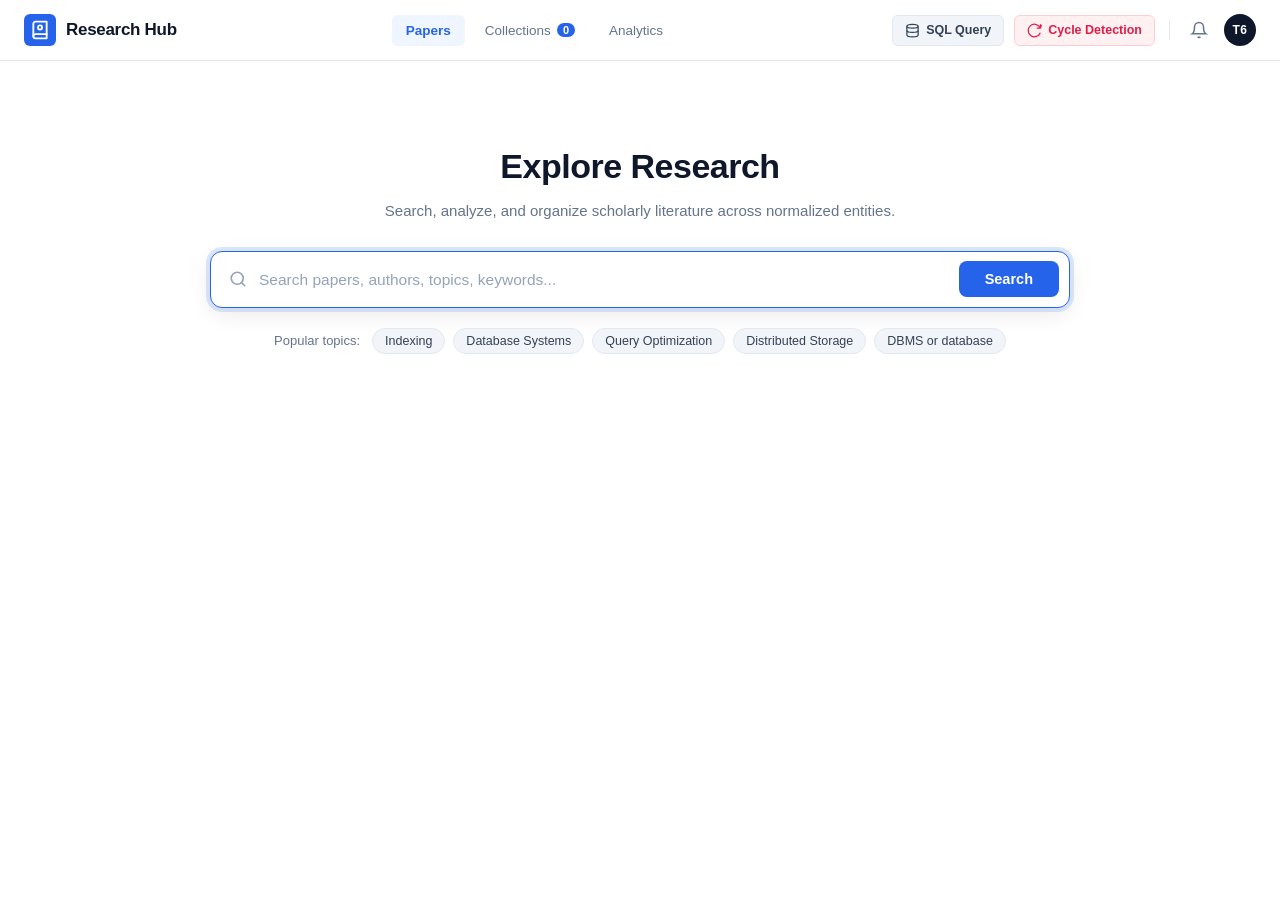
<file: static/index.html>
<!DOCTYPE html>
<html lang="en">
<head>
    <meta charset="UTF-8">
    <meta name="viewport" content="width=device-width, initial-scale=1.0">
    <title>Research Hub — Scholarly Discovery & Citation Graph Engine</title>
    <meta name="description" content="A modern academic research discovery platform and database management system.">
    <link rel="stylesheet" href="/static/style.css">
</head>
<body>
    <div class="app-wrapper mode-home">
        <!-- 1. TOP NAVIGATION BAR -->
        <header class="navbar">
            <div class="nav-container">
                <!-- Left: Logo & Product Name -->
                <div class="nav-left">
                    <a href="javascript:void(0)" onclick="goToHomePage()" class="brand-link" id="brandLink">
                        <div class="brand-icon">
                            <svg width="20" height="20" viewBox="0 0 24 24" fill="none" stroke="currentColor" stroke-width="2.2" stroke-linecap="round" stroke-linejoin="round">
                                <path d="M4 19.5A2.5 2.5 0 0 1 6.5 17H20"></path>
                                <path d="M6.5 2H20v20H6.5A2.5 2.5 0 0 1 4 19.5v-15A2.5 2.5 0 0 1 6.5 2z"></path>
                                <circle cx="12" cy="9" r="2.5"></circle>
                            </svg>
                        </div>
                        <span class="brand-name">Research Hub</span>
                    </a>
                </div>

                <!-- Center: Navigation Tabs -->
                <nav class="nav-center">
                    <button class="nav-tab active" data-view="papers" id="btnNavPapers" onclick="goToHomePage()">Papers</button>
                    <button class="nav-tab" data-view="collections" id="btnNavCollections">
                        Collections <span class="nav-badge" id="collectionsCount">0</span>
                    </button>
                    <button class="nav-tab" data-view="analytics" id="btnNavAnalytics">Analytics</button>
                </nav>

                <!-- Right: Utility Actions & Avatar -->
                <div class="nav-right">
                    <button class="btn-nav-action btn-sql" id="btnOpenSqlModal" title="Execute or inspect PostgreSQL queries">
                        <svg width="15" height="15" viewBox="0 0 24 24" fill="none" stroke="currentColor" stroke-width="2">
                            <ellipse cx="12" cy="5" rx="9" ry="3"></ellipse>
                            <path d="M21 12c0 1.66-4 3-9 3s-9-1.34-9-3"></path>
                            <path d="M3 5v14c0 1.66 4 3 9 3s9-1.34 9-3V5"></path>
                        </svg>
                        SQL Query
                    </button>
                    <button class="btn-nav-action btn-cycle" id="btnOpenCycleModal" title="Run cycle detection graph analysis">
                        <svg width="15" height="15" viewBox="0 0 24 24" fill="none" stroke="currentColor" stroke-width="2">
                            <path d="M21.5 2v6h-6M21.34 15.57a10 10 0 1 1-.57-8.38l5.67-5.67"/>
                        </svg>
                        Cycle Detection
                    </button>
                    <div class="nav-divider"></div>
                    <button class="icon-action-btn" title="Notifications">
                        <svg width="18" height="18" viewBox="0 0 24 24" fill="none" stroke="currentColor" stroke-width="2">
                            <path d="M18 8A6 6 0 0 0 6 8c0 7-3 9-3 9h18s-3-2-3-9"></path>
                            <path d="M13.73 21a2 2 0 0 1-3.46 0"></path>
                        </svg>
                    </button>
                    <div class="user-avatar-badge" title="DBMS Team 6 (PostgreSQL 18)">
                        <span>T6</span>
                    </div>
                </div>
            </div>
        </header>

        <!-- 2. SEARCH HEADER (Compact Dashboard Style) -->
        <section class="search-header-section">
            <div class="search-header-container">
                <div class="search-title-wrap">
                    <h1 class="search-heading">Explore Research</h1>
                    <p class="search-subheading">Search, analyze, and organize scholarly literature across normalized entities.</p>
                </div>

                <!-- Main Search Bar -->
                <form id="searchForm" class="search-bar-form" onsubmit="handleSearchSubmit(event)">
                    <div class="search-input-wrapper">
                        <span class="search-prefix-icon">
                            <svg width="18" height="18" viewBox="0 0 24 24" fill="none" stroke="currentColor" stroke-width="2.2" stroke-linecap="round" stroke-linejoin="round">
                                <circle cx="11" cy="11" r="8"></circle>
                                <line x1="21" y1="21" x2="16.65" y2="16.65"></line>
                            </svg>
                        </span>
                        <input 
                            type="text" 
                            id="globalSearchInput" 
                            class="main-search-input" 
                            placeholder="Search papers, authors, topics, keywords..."
                            autocomplete="off"
                            autofocus
                        >
                        <button type="button" id="btnClearInput" class="btn-clear-search" style="display: none;">&times;</button>
                        <button type="submit" class="btn-search-primary">Search</button>
                    </div>
                </form>

                <!-- Suggested Quick Searches -->
                <div class="suggested-tags-row">
                    <span class="suggested-label">Popular topics:</span>
                    <button class="tag-chip" onclick="applyTagSearch('Indexing')">Indexing</button>
                    <button class="tag-chip" onclick="applyTagSearch('Database Systems')">Database Systems</button>
                    <button class="tag-chip" onclick="applyTagSearch('Query Optimization')">Query Optimization</button>
                    <button class="tag-chip" onclick="applyTagSearch('Distributed Storage')">Distributed Storage</button>
                    <button class="tag-chip" onclick="applyTagSearch('DBMS or database')">DBMS or database</button>
                </div>
            </div>
        </section>

        <!-- 3. MAIN CONTENT AREA (Two-Column Layout) -->
        <main class="main-body-container" id="mainBodyContainer" style="display: none;">
            <div class="content-grid">
                
                <!-- LEFT SIDEBAR: Filters Panel -->
                <aside class="filters-sidebar">
                    <div class="filters-card">
                        <div class="filters-header">
                            <div class="filters-title-group">
                                <svg width="16" height="16" viewBox="0 0 24 24" fill="none" stroke="currentColor" stroke-width="2">
                                    <line x1="4" y1="21" x2="4" y2="14"></line>
                                    <line x1="4" y1="10" x2="4" y2="3"></line>
                                    <line x1="12" y1="21" x2="12" y2="12"></line>
                                    <line x1="12" y1="8" x2="12" y2="3"></line>
                                    <line x1="20" y1="21" x2="20" y2="16"></line>
                                    <line x1="20" y1="12" x2="20" y2="3"></line>
                                    <line x1="1" y1="14" x2="7" y2="14"></line>
                                    <line x1="9" y1="8" x2="15" y2="8"></line>
                                    <line x1="17" y1="16" x2="23" y2="16"></line>
                                </svg>
                                <h2>Filters</h2>
                            </div>
                            <button id="btnResetFilters" class="btn-clear-filters" onclick="resetAllFilters()">Reset</button>
                        </div>

                        <!-- Filter Group 1: Publication Year -->
                        <div class="filter-group">
                            <div class="filter-group-title">Publication Year</div>
                            <label class="filter-radio-label">
                                <input type="radio" name="yearFilter" value="all" checked onchange="handleFilterChange()">
                                <span>Any year</span>
                            </label>
                            <label class="filter-radio-label">
                                <input type="radio" name="yearFilter" value="2025" onchange="handleFilterChange()">
                                <span>Since 2025</span>
                            </label>
                            <label class="filter-radio-label">
                                <input type="radio" name="yearFilter" value="2020" onchange="handleFilterChange()">
                                <span>Since 2020</span>
                            </label>
                            <label class="filter-radio-label">
                                <input type="radio" name="yearFilter" value="2010" onchange="handleFilterChange()">
                                <span>Since 2010</span>
                            </label>
                            <label class="filter-radio-label">
                                <input type="radio" name="yearFilter" value="2000" onchange="handleFilterChange()">
                                <span>Since 2000</span>
                            </label>
                        </div>

                        <!-- Filter Group 2: Content Type -->
                        <div class="filter-group">
                            <div class="filter-group-title">Content Type</div>
                            <label class="filter-check-label">
                                <input type="checkbox" class="type-filter" value="journal" checked onchange="handleFilterChange()">
                                <span>Journal</span>
                            </label>
                            <label class="filter-check-label">
                                <input type="checkbox" class="type-filter" value="conference" checked onchange="handleFilterChange()">
                                <span>Conference</span>
                            </label>
                            <label class="filter-check-label">
                                <input type="checkbox" class="type-filter" value="book" checked onchange="handleFilterChange()">
                                <span>Book / Reference</span>
                            </label>
                            <label class="filter-check-label">
                                <input type="checkbox" class="type-filter" value="preprint" checked onchange="handleFilterChange()">
                                <span>Preprint</span>
                            </label>
                        </div>

                        <!-- Filter Group 3: Availability -->
                        <div class="filter-group">
                            <div class="filter-group-title">Availability</div>
                            <label class="filter-check-label">
                                <input type="checkbox" id="chkLocalPdf" checked onchange="handleFilterChange()">
                                <span>Local PDF (disk)</span>
                            </label>
                            <label class="filter-check-label">
                                <input type="checkbox" id="chkExternalScholar" checked onchange="handleFilterChange()">
                                <span>Scholar Source</span>
                            </label>
                        </div>

                        <!-- Filter Group 4: Research Area -->
                        <div class="filter-group">
                            <div class="filter-group-title">Research Area</div>
                            <label class="filter-check-label">
                                <input type="checkbox" class="area-filter" value="database" checked onchange="handleFilterChange()">
                                <span>Databases</span>
                            </label>
                            <label class="filter-check-label">
                                <input type="checkbox" class="area-filter" value="distributed" checked onchange="handleFilterChange()">
                                <span>Distributed Systems</span>
                            </label>
                            <label class="filter-check-label">
                                <input type="checkbox" class="area-filter" value="retrieval" checked onchange="handleFilterChange()">
                                <span>Information Retrieval</span>
                            </label>
                            <label class="filter-check-label">
                                <input type="checkbox" class="area-filter" value="graph" checked onchange="handleFilterChange()">
                                <span>Graph & Semantics</span>
                            </label>
                        </div>

                        <button class="btn-clear-all-bottom" onclick="resetAllFilters()">Clear all filters</button>
                    </div>
                </aside>

                <!-- RIGHT COLUMN: Results Area -->
                <section class="results-area">
                    <!-- Results Bar: Count & Sorting -->
                    <div class="results-meta-bar">
                        <div class="results-heading-box">
                            <h2 class="results-main-title">Search results</h2>
                            <span class="results-count-text"><strong id="resultsCount">18</strong> papers found</span>
                        </div>
                        <div class="results-controls">
                            <label for="sortSelector" class="sort-label">Sort by:</label>
                            <div class="select-wrapper">
                                <select id="sortSelector" class="sort-dropdown" onchange="handleSortChange(this.value)">
                                    <option value="citations">Most Cited</option>
                                    <option value="year_desc">Newest Year</option>
                                    <option value="year_asc">Oldest Year</option>
                                    <option value="relevance">Relevance</option>
                                </select>
                            </div>
                        </div>
                    </div>

                    <!-- Loading Skeleton (Hidden by default) -->
                    <div id="loadingSkeleton" class="skeleton-container" style="display: none;">
                        <div class="skeleton-card"></div>
                        <div class="skeleton-card"></div>
                        <div class="skeleton-card"></div>
                    </div>

                    <!-- Paper Cards Container -->
                    <div id="papersList" class="papers-list-container">
                        <!-- Rendered via JavaScript -->
                    </div>

                    <!-- Empty State Container -->
                    <div id="emptyState" class="empty-state-card" style="display: none;">
                        <div class="empty-state-icon">
                            <svg width="48" height="48" viewBox="0 0 24 24" fill="none" stroke="#94a3b8" stroke-width="1.5">
                                <circle cx="11" cy="11" r="8"></circle>
                                <line x1="21" y1="21" x2="16.65" y2="16.65"></line>
                                <line x1="8" y1="11" x2="14" y2="11"></line>
                            </svg>
                        </div>
                        <h3 class="empty-title">No research papers found</h3>
                        <p class="empty-subtitle">Try adjusting your keywords, resetting year filters, or searching for terms like "DBMS", "optimization", or "Google".</p>
                        <button class="btn-empty-reset" onclick="resetSearch()">View All Papers</button>
                    </div>
                </section>

            </div>
        </main>
    </div>

    <!-- ================================================================= -->
    <!-- MODAL A: SQL QUERY INTERFACE                                      -->
    <!-- ================================================================= -->
    <div id="sqlModal" class="modal-backdrop" style="display: none;">
        <div class="modal-dialog modal-lg">
            <div class="modal-header">
                <div class="modal-title-wrap">
                    <span class="badge-accent">PostgreSQL 18</span>
                    <h3 class="modal-title">Relational SQL Execution</h3>
                </div>
                <button class="modal-close-btn" onclick="closeModal('sqlModal')">&times;</button>
            </div>
            <div class="modal-body">
                <p class="modal-note">
                    The active query generated for your search or custom execution. Runs against the normalized schema (Paper, Author, Venue, Keyword, Dataset, Methodology, Citation).
                </p>
                <div class="sql-code-editor-box">
                    <div class="editor-bar">
                        <span class="editor-file-label">active_query.sql</span>
                        <button class="btn-copy-code" id="btnCopySqlModal" onclick="copySqlCode()">Copy Query</button>
                    </div>
                    <pre><code id="sqlModalCodeBlock">-- Loading SQL...</code></pre>
                </div>
            </div>
            <div class="modal-footer">
                <span class="engine-badge">Engine: PostgreSQL 18 &bull; research_db</span>
                <button class="btn-modal-primary" onclick="closeModal('sqlModal')">Close</button>
            </div>
        </div>
    </div>

    <!-- ================================================================= -->
    <!-- MODAL B: CYCLE DETECTION GRAPH ANALYSIS                           -->
    <!-- ================================================================= -->
    <div id="cycleModal" class="modal-backdrop" style="display: none;">
        <div class="modal-dialog">
            <div class="modal-header">
                <div class="modal-title-wrap">
                    <span class="badge-danger">Viva Demonstration</span>
                    <h3 class="modal-title">Circular Citation Dependencies</h3>
                </div>
                <button class="modal-close-btn" onclick="closeModal('cycleModal')">&times;</button>
            </div>
            <div class="modal-body">
                <div class="callout-box">
                    <strong>Graph Integrity Query:</strong> Executes an array-guarded recursive CTE to detect citation loops ($A \rightarrow B \rightarrow C \rightarrow A$) planted in the query optimization research corpus.
                </div>
                <div id="cycleResultsList" class="cycle-nodes-wrap">
                    <!-- Dynamic cycle results -->
                </div>
                <div class="sql-code-editor-box" style="margin-top: 14px;">
                    <div class="editor-bar">
                        <span class="editor-file-label">recursive_cycle_detection.sql</span>
                    </div>
                    <pre><code id="cycleSqlCode"></code></pre>
                </div>
            </div>
            <div class="modal-footer">
                <button class="btn-modal-primary" onclick="closeModal('cycleModal')">Close</button>
            </div>
        </div>
    </div>

    <!-- ================================================================= -->
    <!-- MODAL C: RECURSIVE INFLUENCE CHAIN                                -->
    <!-- ================================================================= -->
    <div id="influenceModal" class="modal-backdrop" style="display: none;">
        <div class="modal-dialog">
            <div class="modal-header">
                <div class="modal-title-wrap">
                    <span class="badge-indigo">Recursive CTE</span>
                    <h3 class="modal-title" id="influenceModalHeading">Downstream Influence Chain</h3>
                </div>
                <button class="modal-close-btn" onclick="closeModal('influenceModal')">&times;</button>
            </div>
            <div class="modal-body">
                <p class="modal-note">
                    Multi-hop downstream influence calculated inside the database using recursive CTE traversal:
                </p>
                <div id="influenceChainNodes" class="influence-timeline-wrap">
                    <!-- Dynamic influence hops -->
                </div>
                <div class="sql-code-editor-box" style="margin-top: 14px;">
                    <div class="editor-bar">
                        <span class="editor-file-label">influence_traversal.sql</span>
                    </div>
                    <pre><code id="influenceSqlCode"></code></pre>
                </div>
            </div>
            <div class="modal-footer">
                <button class="btn-modal-primary" onclick="closeModal('influenceModal')">Close</button>
            </div>
        </div>
    </div>

    <!-- ================================================================= -->
    <!-- MODAL D: SAVED COLLECTIONS DRAWER                                 -->
    <!-- ================================================================= -->
    <div id="collectionsModal" class="modal-backdrop" style="display: none;">
        <div class="modal-dialog">
            <div class="modal-header">
                <div class="modal-title-wrap">
                    <h3 class="modal-title">Saved Papers Collection</h3>
                </div>
                <button class="modal-close-btn" onclick="closeModal('collectionsModal')">&times;</button>
            </div>
            <div class="modal-body">
                <div id="savedPapersList" class="saved-list-wrap">
                    <!-- Dynamic saved papers -->
                </div>
            </div>
            <div class="modal-footer">
                <button class="btn-modal-primary" onclick="closeModal('collectionsModal')">Close</button>
            </div>
        </div>
    </div>

    <!-- ================================================================= -->
    <!-- MODAL E: ANALYTICS OVERVIEW                                       -->
    <!-- ================================================================= -->
    <div id="analyticsModal" class="modal-backdrop" style="display: none;">
        <div class="modal-dialog">
            <div class="modal-header">
                <div class="modal-title-wrap">
                    <h3 class="modal-title">Corpus Analytics & Metrics</h3>
                </div>
                <button class="modal-close-btn" onclick="closeModal('analyticsModal')">&times;</button>
            </div>
            <div class="modal-body">
                <div class="analytics-metrics-grid">
                    <div class="metric-box">
                        <span class="metric-val" id="analyticsPapers">18</span>
                        <span class="metric-lbl">Total Papers</span>
                    </div>
                    <div class="metric-box">
                        <span class="metric-val" id="analyticsAuthors">68</span>
                        <span class="metric-lbl">Total Authors</span>
                    </div>
                    <div class="metric-box">
                        <span class="metric-val" id="analyticsCitations">30</span>
                        <span class="metric-lbl">Citation Links</span>
                    </div>
                    <div class="metric-box">
                        <span class="metric-val" id="analyticsBenchmarks">34</span>
                        <span class="metric-lbl">Benchmarks & Datasets</span>
                    </div>
                </div>
            </div>
            <div class="modal-footer">
                <button class="btn-modal-primary" onclick="closeModal('analyticsModal')">Close</button>
            </div>
        </div>
    </div>

    <script src="/static/app.js"></script>
</body>
</html>
</file>
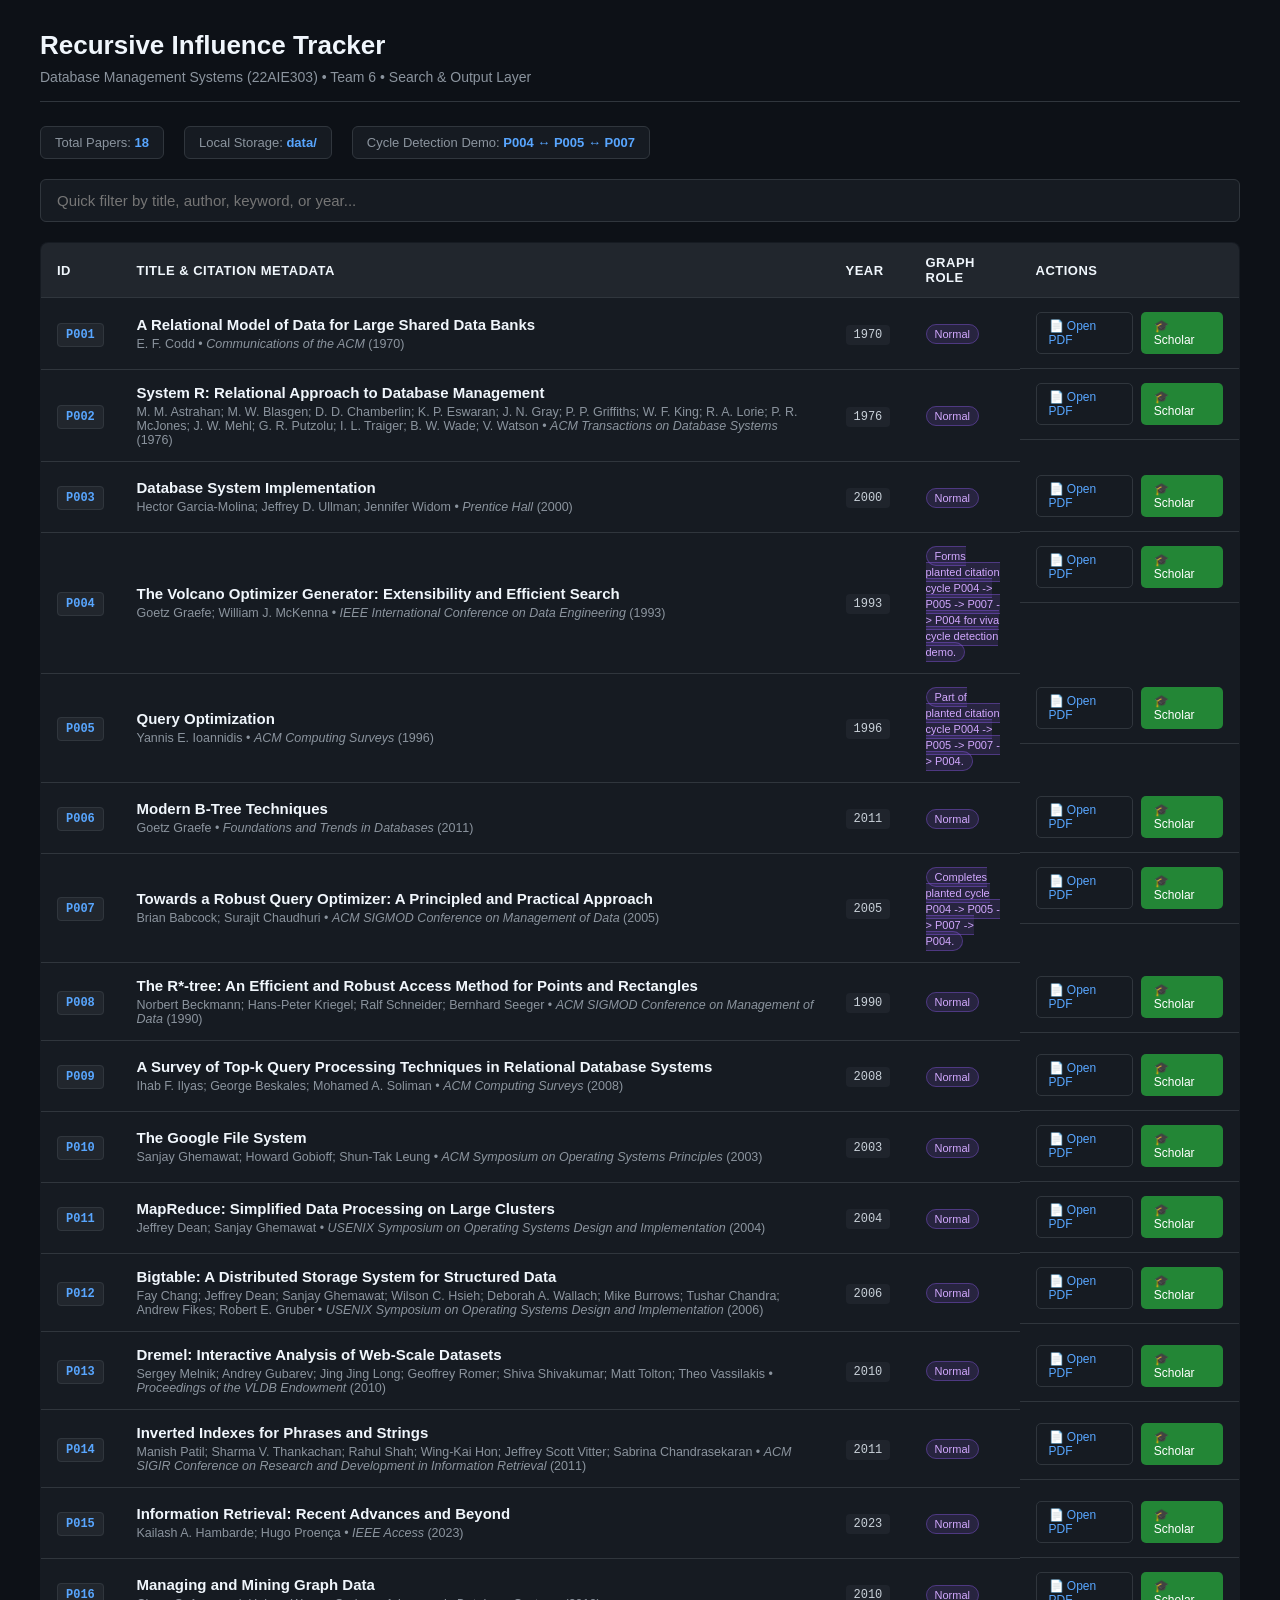
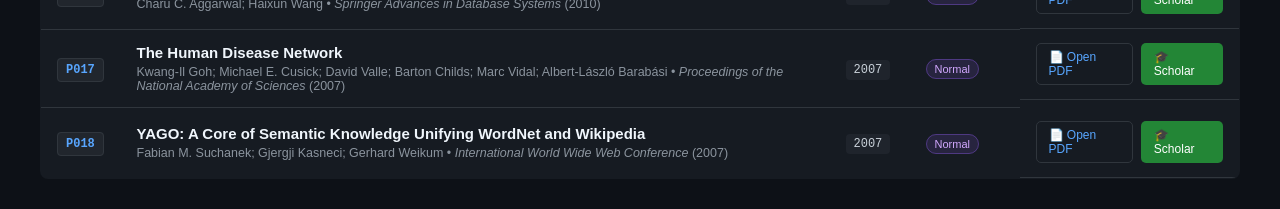
<file: search_results.html>
<!DOCTYPE html>
<html lang="en">
<head>
    <meta charset="UTF-8">
    <meta name="viewport" content="width=device-width, initial-scale=1.0">
    <title>Recursive Influence Tracker — Research Papers Demo</title>
    <style>
        :root {
            --bg: #0d1117;
            --surface: #161b22;
            --border: #30363d;
            --accent: #58a6ff;
            --accent-green: #238636;
            --accent-purple: #8957e5;
            --text: #c9d1d9;
            --text-heading: #f0f6fc;
            --muted: #8b949e;
        }
        * { box-sizing: border-box; margin: 0; padding: 0; font-family: -apple-system, BlinkMacSystemFont, "Segoe UI", Helvetica, Arial, sans-serif; }
        body { background: var(--bg); color: var(--text); padding: 30px 20px; }
        .container { max-width: 1200px; margin: 0 auto; }
        header { margin-bottom: 24px; padding-bottom: 16px; border-bottom: 1px solid var(--border); }
        h1 { color: var(--text-heading); font-size: 26px; margin-bottom: 8px; }
        p.subtitle { color: var(--muted); font-size: 14px; }
        .search-box { margin: 20px 0; display: flex; gap: 12px; }
        input#search {
            flex: 1;
            padding: 12px 16px;
            background: var(--surface);
            border: 1px solid var(--border);
            border-radius: 6px;
            color: var(--text-heading);
            font-size: 15px;
            outline: none;
        }
        input#search:focus { border-color: var(--accent); }
        table {
            width: 100%;
            border-collapse: collapse;
            background: var(--surface);
            border-radius: 8px;
            overflow: hidden;
            border: 1px solid var(--border);
        }
        th { background: #21262d; color: var(--text-heading); text-align: left; padding: 12px 16px; font-size: 13px; text-transform: uppercase; letter-spacing: 0.5px; border-bottom: 1px solid var(--border); }
        td { padding: 14px 16px; border-bottom: 1px solid var(--border); font-size: 14px; vertical-align: middle; }
        tr:hover td { background: rgba(88, 166, 255, 0.04); }
        .title-text { font-weight: 600; color: var(--text-heading); margin-bottom: 4px; font-size: 15px; }
        .meta-sub { color: var(--muted); font-size: 12.5px; }
        .badge-id { background: #21262d; color: var(--accent); font-weight: bold; padding: 4px 8px; border-radius: 4px; font-size: 12px; font-family: monospace; border: 1px solid var(--border); }
        .badge-year { background: #1f242c; color: var(--text); padding: 3px 8px; border-radius: 4px; font-size: 12px; font-family: monospace; }
        .badge-cite { font-size: 11px; padding: 3px 8px; border-radius: 12px; background: rgba(137, 87, 229, 0.15); color: #d2a8ff; border: 1px solid rgba(137, 87, 229, 0.4); }
        .action-cell { display: flex; gap: 8px; }
        .btn {
            text-decoration: none;
            padding: 6px 12px;
            border-radius: 5px;
            font-size: 12px;
            font-weight: 500;
            display: inline-flex;
            align-items: center;
            transition: 0.2s;
        }
        .btn-pdf { background: var(--surface); border: 1px solid var(--border); color: var(--accent); }
        .btn-pdf:hover { background: rgba(88, 166, 255, 0.15); border-color: var(--accent); }
        .btn-scholar { background: var(--accent-green); color: #fff; border: 1px solid transparent; }
        .btn-scholar:hover { background: #2ea043; }
        .stats { display: flex; gap: 20px; margin-bottom: 16px; font-size: 13px; color: var(--muted); }
        .stat-item { background: var(--surface); padding: 8px 14px; border-radius: 6px; border: 1px solid var(--border); }
        .stat-val { color: var(--accent); font-weight: bold; }
    </style>
</head>
<body>
    <div class="container">
        <header>
            <h1>Recursive Influence Tracker</h1>
            <p class="subtitle">Database Management Systems (22AIE303) &bull; Team 6 &bull; Search & Output Layer</p>
        </header>

        <div class="stats">
            <div class="stat-item">Total Papers: <span class="stat-val">18</span></div>
            <div class="stat-item">Local Storage: <span class="stat-val">data/</span></div>
            <div class="stat-item">Cycle Detection Demo: <span class="stat-val">P004 &harr; P005 &harr; P007</span></div>
        </div>

        <div class="search-box">
            <input type="text" id="search" placeholder="Quick filter by title, author, keyword, or year..." onkeyup="filterTable()">
        </div>

        <table id="papersTable">
            <thead>
                <tr>
                    <th style="width: 80px;">ID</th>
                    <th>Title & Citation Metadata</th>
                    <th style="width: 80px;">Year</th>
                    <th style="width: 110px;">Graph Role</th>
                    <th style="width: 220px;">Actions</th>
                </tr>
            </thead>
            <tbody>
                
        <tr>
            <td><span class="badge-id">P001</span></td>
            <td class="title-cell">
                <div class="title-text">A Relational Model of Data for Large Shared Data Banks</div>
                <div class="meta-sub">E. F. Codd &bull; <em>Communications of the ACM</em> (1970)</div>
            </td>
            <td><span class="badge-year">1970</span></td>
            <td><span class="badge-cite">Normal</span></td>
            <td class="action-cell">
                <a href="file:///C:/Users/18SS0/OneDrive/Desktop/Main/Exams/3-Year Mid Sem/Data Base Mangment Systems/RESERCH-SEARCH-MANAGMENT-SYSTEM/data/A Relational Model of Data for Large Shared Data Banks.pdf" target="_blank" class="btn btn-pdf">📄 Open PDF</a>
                <a href="https://scholar.google.com/scholar?q=A+Relational+Model+of+Data+for+Large+Shared+Data+Banks" target="_blank" class="btn btn-scholar">🎓 Scholar</a>
            </td>
        </tr>
        
        <tr>
            <td><span class="badge-id">P002</span></td>
            <td class="title-cell">
                <div class="title-text">System R: Relational Approach to Database Management</div>
                <div class="meta-sub">M. M. Astrahan; M. W. Blasgen; D. D. Chamberlin; K. P. Eswaran; J. N. Gray; P. P. Griffiths; W. F. King; R. A. Lorie; P. R. McJones; J. W. Mehl; G. R. Putzolu; I. L. Traiger; B. W. Wade; V. Watson &bull; <em>ACM Transactions on Database Systems</em> (1976)</div>
            </td>
            <td><span class="badge-year">1976</span></td>
            <td><span class="badge-cite">Normal</span></td>
            <td class="action-cell">
                <a href="file:///C:/Users/18SS0/OneDrive/Desktop/Main/Exams/3-Year Mid Sem/Data Base Mangment Systems/RESERCH-SEARCH-MANAGMENT-SYSTEM/data/System R Relational Approach to Database.pdf" target="_blank" class="btn btn-pdf">📄 Open PDF</a>
                <a href="https://scholar.google.com/scholar?q=The+System+R+Relational+Database+Management+System" target="_blank" class="btn btn-scholar">🎓 Scholar</a>
            </td>
        </tr>
        
        <tr>
            <td><span class="badge-id">P003</span></td>
            <td class="title-cell">
                <div class="title-text">Database System Implementation</div>
                <div class="meta-sub">Hector Garcia-Molina; Jeffrey D. Ullman; Jennifer Widom &bull; <em>Prentice Hall</em> (2000)</div>
            </td>
            <td><span class="badge-year">2000</span></td>
            <td><span class="badge-cite">Normal</span></td>
            <td class="action-cell">
                <a href="file:///C:/Users/18SS0/OneDrive/Desktop/Main/Exams/3-Year Mid Sem/Data Base Mangment Systems/RESERCH-SEARCH-MANAGMENT-SYSTEM/data/Database System Implementation Garcia-Molina Ullman Widom.pdf" target="_blank" class="btn btn-pdf">📄 Open PDF</a>
                <a href="https://scholar.google.com/scholar?q=Database+System+Implementation+Garcia-Molina+Ullman+Widom" target="_blank" class="btn btn-scholar">🎓 Scholar</a>
            </td>
        </tr>
        
        <tr>
            <td><span class="badge-id">P004</span></td>
            <td class="title-cell">
                <div class="title-text">The Volcano Optimizer Generator: Extensibility and Efficient Search</div>
                <div class="meta-sub">Goetz Graefe; William J. McKenna &bull; <em>IEEE International Conference on Data Engineering</em> (1993)</div>
            </td>
            <td><span class="badge-year">1993</span></td>
            <td><span class="badge-cite">Forms planted citation cycle P004 -> P005 -> P007 -> P004 for viva cycle detection demo.</span></td>
            <td class="action-cell">
                <a href="file:///C:/Users/18SS0/OneDrive/Desktop/Main/Exams/3-Year Mid Sem/Data Base Mangment Systems/RESERCH-SEARCH-MANAGMENT-SYSTEM/data/The Volcano Optimizer Generator Extensibility and Efficient Search.pdf" target="_blank" class="btn btn-pdf">📄 Open PDF</a>
                <a href="https://scholar.google.com/scholar?q=The+Volcano+Optimizer+Generator+Extensibility+and+Efficient+Search" target="_blank" class="btn btn-scholar">🎓 Scholar</a>
            </td>
        </tr>
        
        <tr>
            <td><span class="badge-id">P005</span></td>
            <td class="title-cell">
                <div class="title-text">Query Optimization</div>
                <div class="meta-sub">Yannis E. Ioannidis &bull; <em>ACM Computing Surveys</em> (1996)</div>
            </td>
            <td><span class="badge-year">1996</span></td>
            <td><span class="badge-cite">Part of planted citation cycle P004 -> P005 -> P007 -> P004.</span></td>
            <td class="action-cell">
                <a href="file:///C:/Users/18SS0/OneDrive/Desktop/Main/Exams/3-Year Mid Sem/Data Base Mangment Systems/RESERCH-SEARCH-MANAGMENT-SYSTEM/data/Query Optimization in Database Systems Ioannidis.pdf" target="_blank" class="btn btn-pdf">📄 Open PDF</a>
                <a href="https://scholar.google.com/scholar?q=Query+Optimization+in+Database+Systems+Ioannidis" target="_blank" class="btn btn-scholar">🎓 Scholar</a>
            </td>
        </tr>
        
        <tr>
            <td><span class="badge-id">P006</span></td>
            <td class="title-cell">
                <div class="title-text">Modern B-Tree Techniques</div>
                <div class="meta-sub">Goetz Graefe &bull; <em>Foundations and Trends in Databases</em> (2011)</div>
            </td>
            <td><span class="badge-year">2011</span></td>
            <td><span class="badge-cite">Normal</span></td>
            <td class="action-cell">
                <a href="file:///C:/Users/18SS0/OneDrive/Desktop/Main/Exams/3-Year Mid Sem/Data Base Mangment Systems/RESERCH-SEARCH-MANAGMENT-SYSTEM/data/A Survey of B-Tree and Hashing Techniques database.pdf" target="_blank" class="btn btn-pdf">📄 Open PDF</a>
                <a href="https://scholar.google.com/scholar?q=A+Survey+of+B-Tree+and+Hashing+Techniques+database" target="_blank" class="btn btn-scholar">🎓 Scholar</a>
            </td>
        </tr>
        
        <tr>
            <td><span class="badge-id">P007</span></td>
            <td class="title-cell">
                <div class="title-text">Towards a Robust Query Optimizer: A Principled and Practical Approach</div>
                <div class="meta-sub">Brian Babcock; Surajit Chaudhuri &bull; <em>ACM SIGMOD Conference on Management of Data</em> (2005)</div>
            </td>
            <td><span class="badge-year">2005</span></td>
            <td><span class="badge-cite">Completes planted cycle P004 -> P005 -> P007 -> P004.</span></td>
            <td class="action-cell">
                <a href="file:///C:/Users/18SS0/OneDrive/Desktop/Main/Exams/3-Year Mid Sem/Data Base Mangment Systems/RESERCH-SEARCH-MANAGMENT-SYSTEM/data/Towards a robust query optimizer a principled and practical approach.pdf" target="_blank" class="btn btn-pdf">📄 Open PDF</a>
                <a href="https://scholar.google.com/scholar?q=Towards+a+robust+query+optimizer+a+principled+and+practical+approach" target="_blank" class="btn btn-scholar">🎓 Scholar</a>
            </td>
        </tr>
        
        <tr>
            <td><span class="badge-id">P008</span></td>
            <td class="title-cell">
                <div class="title-text">The R*-tree: An Efficient and Robust Access Method for Points and Rectangles</div>
                <div class="meta-sub">Norbert Beckmann; Hans-Peter Kriegel; Ralf Schneider; Bernhard Seeger &bull; <em>ACM SIGMOD Conference on Management of Data</em> (1990)</div>
            </td>
            <td><span class="badge-year">1990</span></td>
            <td><span class="badge-cite">Normal</span></td>
            <td class="action-cell">
                <a href="file:///C:/Users/18SS0/OneDrive/Desktop/Main/Exams/3-Year Mid Sem/Data Base Mangment Systems/RESERCH-SEARCH-MANAGMENT-SYSTEM/data/The R-Tree An Efficient and Robust Access Method.pdf" target="_blank" class="btn btn-pdf">📄 Open PDF</a>
                <a href="https://scholar.google.com/scholar?q=The+R*-Tree+An+Efficient+and+Robust+Access+Method" target="_blank" class="btn btn-scholar">🎓 Scholar</a>
            </td>
        </tr>
        
        <tr>
            <td><span class="badge-id">P009</span></td>
            <td class="title-cell">
                <div class="title-text">A Survey of Top-k Query Processing Techniques in Relational Database Systems</div>
                <div class="meta-sub">Ihab F. Ilyas; George Beskales; Mohamed A. Soliman &bull; <em>ACM Computing Surveys</em> (2008)</div>
            </td>
            <td><span class="badge-year">2008</span></td>
            <td><span class="badge-cite">Normal</span></td>
            <td class="action-cell">
                <a href="file:///C:/Users/18SS0/OneDrive/Desktop/Main/Exams/3-Year Mid Sem/Data Base Mangment Systems/RESERCH-SEARCH-MANAGMENT-SYSTEM/data/A Survey of Top-k Query Processing Techniques.pdf" target="_blank" class="btn btn-pdf">📄 Open PDF</a>
                <a href="https://scholar.google.com/scholar?q=A+survey+of+top-k+query+processing+techniques+in+relational+database+systems" target="_blank" class="btn btn-scholar">🎓 Scholar</a>
            </td>
        </tr>
        
        <tr>
            <td><span class="badge-id">P010</span></td>
            <td class="title-cell">
                <div class="title-text">The Google File System</div>
                <div class="meta-sub">Sanjay Ghemawat; Howard Gobioff; Shun-Tak Leung &bull; <em>ACM Symposium on Operating Systems Principles</em> (2003)</div>
            </td>
            <td><span class="badge-year">2003</span></td>
            <td><span class="badge-cite">Normal</span></td>
            <td class="action-cell">
                <a href="file:///C:/Users/18SS0/OneDrive/Desktop/Main/Exams/3-Year Mid Sem/Data Base Mangment Systems/RESERCH-SEARCH-MANAGMENT-SYSTEM/data/The Google File System.pdf" target="_blank" class="btn btn-pdf">📄 Open PDF</a>
                <a href="https://scholar.google.com/scholar?q=The+Google+File+System" target="_blank" class="btn btn-scholar">🎓 Scholar</a>
            </td>
        </tr>
        
        <tr>
            <td><span class="badge-id">P011</span></td>
            <td class="title-cell">
                <div class="title-text">MapReduce: Simplified Data Processing on Large Clusters</div>
                <div class="meta-sub">Jeffrey Dean; Sanjay Ghemawat &bull; <em>USENIX Symposium on Operating Systems Design and Implementation</em> (2004)</div>
            </td>
            <td><span class="badge-year">2004</span></td>
            <td><span class="badge-cite">Normal</span></td>
            <td class="action-cell">
                <a href="file:///C:/Users/18SS0/OneDrive/Desktop/Main/Exams/3-Year Mid Sem/Data Base Mangment Systems/RESERCH-SEARCH-MANAGMENT-SYSTEM/data/MapReduce Simplified Data Processing on Large Clusters.pdf" target="_blank" class="btn btn-pdf">📄 Open PDF</a>
                <a href="https://scholar.google.com/scholar?q=MapReduce+Simplified+Data+Processing+on+Large+Clusters" target="_blank" class="btn btn-scholar">🎓 Scholar</a>
            </td>
        </tr>
        
        <tr>
            <td><span class="badge-id">P012</span></td>
            <td class="title-cell">
                <div class="title-text">Bigtable: A Distributed Storage System for Structured Data</div>
                <div class="meta-sub">Fay Chang; Jeffrey Dean; Sanjay Ghemawat; Wilson C. Hsieh; Deborah A. Wallach; Mike Burrows; Tushar Chandra; Andrew Fikes; Robert E. Gruber &bull; <em>USENIX Symposium on Operating Systems Design and Implementation</em> (2006)</div>
            </td>
            <td><span class="badge-year">2006</span></td>
            <td><span class="badge-cite">Normal</span></td>
            <td class="action-cell">
                <a href="file:///C:/Users/18SS0/OneDrive/Desktop/Main/Exams/3-Year Mid Sem/Data Base Mangment Systems/RESERCH-SEARCH-MANAGMENT-SYSTEM/data/Bigtable A Distributed Storage System for Structured Data.pdf" target="_blank" class="btn btn-pdf">📄 Open PDF</a>
                <a href="https://scholar.google.com/scholar?q=Bigtable+A+Distributed+Storage+System+for+Structured+Data" target="_blank" class="btn btn-scholar">🎓 Scholar</a>
            </td>
        </tr>
        
        <tr>
            <td><span class="badge-id">P013</span></td>
            <td class="title-cell">
                <div class="title-text">Dremel: Interactive Analysis of Web-Scale Datasets</div>
                <div class="meta-sub">Sergey Melnik; Andrey Gubarev; Jing Jing Long; Geoffrey Romer; Shiva Shivakumar; Matt Tolton; Theo Vassilakis &bull; <em>Proceedings of the VLDB Endowment</em> (2010)</div>
            </td>
            <td><span class="badge-year">2010</span></td>
            <td><span class="badge-cite">Normal</span></td>
            <td class="action-cell">
                <a href="file:///C:/Users/18SS0/OneDrive/Desktop/Main/Exams/3-Year Mid Sem/Data Base Mangment Systems/RESERCH-SEARCH-MANAGMENT-SYSTEM/data/Dremel Interactive Analysis of Web-Scale Datasets.pdf" target="_blank" class="btn btn-pdf">📄 Open PDF</a>
                <a href="https://scholar.google.com/scholar?q=Dremel+Interactive+Analysis+of+Web-Scale+Datasets" target="_blank" class="btn btn-scholar">🎓 Scholar</a>
            </td>
        </tr>
        
        <tr>
            <td><span class="badge-id">P014</span></td>
            <td class="title-cell">
                <div class="title-text">Inverted Indexes for Phrases and Strings</div>
                <div class="meta-sub">Manish Patil; Sharma V. Thankachan; Rahul Shah; Wing-Kai Hon; Jeffrey Scott Vitter; Sabrina Chandrasekaran &bull; <em>ACM SIGIR Conference on Research and Development in Information Retrieval</em> (2011)</div>
            </td>
            <td><span class="badge-year">2011</span></td>
            <td><span class="badge-cite">Normal</span></td>
            <td class="action-cell">
                <a href="file:///C:/Users/18SS0/OneDrive/Desktop/Main/Exams/3-Year Mid Sem/Data Base Mangment Systems/RESERCH-SEARCH-MANAGMENT-SYSTEM/data/Inverted Indexes for Text Search.pdf" target="_blank" class="btn btn-pdf">📄 Open PDF</a>
                <a href="https://scholar.google.com/scholar?q=Inverted+Indexes+for+Text+Search" target="_blank" class="btn btn-scholar">🎓 Scholar</a>
            </td>
        </tr>
        
        <tr>
            <td><span class="badge-id">P015</span></td>
            <td class="title-cell">
                <div class="title-text">Information Retrieval: Recent Advances and Beyond</div>
                <div class="meta-sub">Kailash A. Hambarde; Hugo Proença &bull; <em>IEEE Access</em> (2023)</div>
            </td>
            <td><span class="badge-year">2023</span></td>
            <td><span class="badge-cite">Normal</span></td>
            <td class="action-cell">
                <a href="file:///C:/Users/18SS0/OneDrive/Desktop/Main/Exams/3-Year Mid Sem/Data Base Mangment Systems/RESERCH-SEARCH-MANAGMENT-SYSTEM/data/Information_Retrieval_Recent_Advances_and_Beyond.pdf" target="_blank" class="btn btn-pdf">📄 Open PDF</a>
                <a href="https://scholar.google.com/scholar?q=Information+Retrieval+A+Survey+Manning" target="_blank" class="btn btn-scholar">🎓 Scholar</a>
            </td>
        </tr>
        
        <tr>
            <td><span class="badge-id">P016</span></td>
            <td class="title-cell">
                <div class="title-text">Managing and Mining Graph Data</div>
                <div class="meta-sub">Charu C. Aggarwal; Haixun Wang &bull; <em>Springer Advances in Database Systems</em> (2010)</div>
            </td>
            <td><span class="badge-year">2010</span></td>
            <td><span class="badge-cite">Normal</span></td>
            <td class="action-cell">
                <a href="file:///C:/Users/18SS0/OneDrive/Desktop/Main/Exams/3-Year Mid Sem/Data Base Mangment Systems/RESERCH-SEARCH-MANAGMENT-SYSTEM/data/Managing and Mining Graph Data.pdf" target="_blank" class="btn btn-pdf">📄 Open PDF</a>
                <a href="https://scholar.google.com/scholar?q=Managing+and+Mining+Graph+Data" target="_blank" class="btn btn-scholar">🎓 Scholar</a>
            </td>
        </tr>
        
        <tr>
            <td><span class="badge-id">P017</span></td>
            <td class="title-cell">
                <div class="title-text">The Human Disease Network</div>
                <div class="meta-sub">Kwang-Il Goh; Michael E. Cusick; David Valle; Barton Childs; Marc Vidal; Albert-László Barabási &bull; <em>Proceedings of the National Academy of Sciences</em> (2007)</div>
            </td>
            <td><span class="badge-year">2007</span></td>
            <td><span class="badge-cite">Normal</span></td>
            <td class="action-cell">
                <a href="file:///C:/Users/18SS0/OneDrive/Desktop/Main/Exams/3-Year Mid Sem/Data Base Mangment Systems/RESERCH-SEARCH-MANAGMENT-SYSTEM/data/The Graph of Human Disease and Genetic Associations.pdf" target="_blank" class="btn btn-pdf">📄 Open PDF</a>
                <a href="https://scholar.google.com/scholar?q=The+Graph+of+Human+Disease+and+Genetic+Associations" target="_blank" class="btn btn-scholar">🎓 Scholar</a>
            </td>
        </tr>
        
        <tr>
            <td><span class="badge-id">P018</span></td>
            <td class="title-cell">
                <div class="title-text">YAGO: A Core of Semantic Knowledge Unifying WordNet and Wikipedia</div>
                <div class="meta-sub">Fabian M. Suchanek; Gjergji Kasneci; Gerhard Weikum &bull; <em>International World Wide Web Conference</em> (2007)</div>
            </td>
            <td><span class="badge-year">2007</span></td>
            <td><span class="badge-cite">Normal</span></td>
            <td class="action-cell">
                <a href="file:///C:/Users/18SS0/OneDrive/Desktop/Main/Exams/3-Year Mid Sem/Data Base Mangment Systems/RESERCH-SEARCH-MANAGMENT-SYSTEM/data/YAGO A Core of Semantic Knowledge.pdf" target="_blank" class="btn btn-pdf">📄 Open PDF</a>
                <a href="https://scholar.google.com/scholar?q=YAGO+A+Core+of+Semantic+Knowledge" target="_blank" class="btn btn-scholar">🎓 Scholar</a>
            </td>
        </tr>
        
            </tbody>
        </table>
    </div>

    <script>
        function filterTable() {
            const input = document.getElementById("search").value.toLowerCase();
            const rows = document.querySelectorAll("#papersTable tbody tr");
            rows.forEach(row => {
                const text = row.innerText.toLowerCase();
                row.style.display = text.includes(input) ? "" : "none";
            });
        }
    </script>
</body>
</html>
</file>
<file: static/style.css>
/* ==========================================================================
   Research Hub — Modern Academic SaaS Design System
   Design Language: Clean, minimal, research-dashboard aesthetic
   ========================================================================== */

:root {
    /* Color Palette */
    --bg-page: #f8fafc;
    --bg-surface: #ffffff;
    --bg-surface-subtle: #f1f5f9;
    --bg-surface-hover: #f8fafc;

    --border-color: #e2e8f0;
    --border-hover: #cbd5e1;
    --border-focus: #3b82f6;

    --text-primary: #0f172a;
    --text-secondary: #334155;
    --text-muted: #64748b;
    --text-dim: #94a3b8;

    /* Accent & Brand Colors */
    --primary: #2563eb;
    --primary-hover: #1d4ed8;
    --primary-subtle: #eff6ff;
    --primary-border: #bfdbfe;

    --emerald: #059669;
    --emerald-subtle: #ecfdf5;
    --emerald-border: #a7f3d0;

    --purple: #7c3aed;
    --purple-subtle: #f5f3ff;
    --purple-border: #ddd6fe;

    --rose: #e11d48;
    --rose-subtle: #fff1f2;
    --rose-border: #fecdd3;

    --amber: #d97706;
    --amber-subtle: #fffbeb;
    --amber-border: #fde68a;

    /* Typography */
    --font-sans: Arial, Helvetica, sans-serif;
    --font-mono: Arial, Helvetica, sans-serif;

    /* Elevations & Radii */
    --radius-sm: 6px;
    --radius-md: 10px;
    --radius-lg: 14px;
    --radius-full: 9999px;

    --shadow-xs: 0 1px 2px 0 rgba(0, 0, 0, 0.04);
    --shadow-sm: 0 1px 3px 0 rgba(0, 0, 0, 0.05), 0 1px 2px -1px rgba(0, 0, 0, 0.05);
    --shadow-md: 0 4px 6px -1px rgba(0, 0, 0, 0.06), 0 2px 4px -2px rgba(0, 0, 0, 0.04);
    --shadow-lg: 0 10px 15px -3px rgba(0, 0, 0, 0.08), 0 4px 6px -4px rgba(0, 0, 0, 0.03);

    --transition-fast: 150ms ease-in-out;
}

*, *::before, *::after {
    box-sizing: border-box;
    margin: 0;
    padding: 0;
    font-family: Arial, Helvetica, sans-serif !important;
}

html, body, button, input, select, textarea, h1, h2, h3, h4, h5, h6, p, span, a, label, code, pre, table, th, td {
    font-family: Arial, Helvetica, sans-serif !important;
}

body {
    background-color: var(--bg-page);
    color: var(--text-secondary);
    font-family: Arial, Helvetica, sans-serif !important;
    font-size: 14px;
    line-height: 1.5;
    -webkit-font-smoothing: antialiased;
}

a {
    color: var(--primary);
    text-decoration: none;
    transition: color var(--transition-fast);
}

a:hover {
    color: var(--primary-hover);
}

button {
    font-family: inherit;
}

.app-wrapper {
    min-height: 100vh;
    display: flex;
    flex-direction: column;
}

/* ==========================================================================
   1. TOP NAVIGATION BAR
   ========================================================================== */

.navbar {
    background-color: var(--bg-surface);
    border-bottom: 1px solid var(--border-color);
    position: sticky;
    top: 0;
    z-index: 50;
}

.nav-container {
    max-width: 1320px;
    margin: 0 auto;
    padding: 0 24px;
    height: 60px;
    display: flex;
    align-items: center;
    justify-content: space-between;
}

/* Left Brand */
.nav-left {
    display: flex;
    align-items: center;
}

.brand-link {
    display: flex;
    align-items: center;
    gap: 10px;
    text-decoration: none;
}

.brand-icon {
    width: 32px;
    height: 32px;
    background-color: var(--primary);
    color: #ffffff;
    border-radius: var(--radius-sm);
    display: flex;
    align-items: center;
    justify-content: center;
}

.brand-name {
    font-size: 17px;
    font-weight: 700;
    color: var(--text-primary);
    letter-spacing: -0.3px;
}

/* Center Tabs */
.nav-center {
    display: flex;
    align-items: center;
    gap: 6px;
}

.nav-tab {
    background: none;
    border: none;
    padding: 8px 14px;
    border-radius: var(--radius-sm);
    font-size: 13.5px;
    font-weight: 500;
    color: var(--text-muted);
    cursor: pointer;
    display: flex;
    align-items: center;
    gap: 6px;
    transition: all var(--transition-fast);
}

.nav-tab:hover {
    color: var(--text-primary);
    background-color: var(--bg-surface-subtle);
}

.nav-tab.active {
    color: var(--primary);
    background-color: var(--primary-subtle);
    font-weight: 600;
}

.nav-badge {
    background-color: var(--primary);
    color: #fff;
    font-size: 11px;
    font-weight: 700;
    padding: 1px 6px;
    border-radius: var(--radius-full);
}

/* Right Actions */
.nav-right {
    display: flex;
    align-items: center;
    gap: 10px;
}

.btn-nav-action {
    display: inline-flex;
    align-items: center;
    gap: 6px;
    padding: 7px 12px;
    border-radius: var(--radius-sm);
    font-size: 12.5px;
    font-weight: 600;
    cursor: pointer;
    transition: all var(--transition-fast);
}

.btn-sql {
    background-color: var(--bg-surface-subtle);
    border: 1px solid var(--border-color);
    color: var(--text-secondary);
}
.btn-sql:hover {
    background-color: #e2e8f0;
    color: var(--text-primary);
}

.btn-cycle {
    background-color: var(--rose-subtle);
    border: 1px solid var(--rose-border);
    color: var(--rose);
}
.btn-cycle:hover {
    background-color: #ffe4e6;
}

.nav-divider {
    width: 1px;
    height: 20px;
    background-color: var(--border-color);
    margin: 0 4px;
}

.icon-action-btn {
    background: none;
    border: none;
    padding: 6px;
    color: var(--text-muted);
    border-radius: var(--radius-sm);
    cursor: pointer;
    display: flex;
    align-items: center;
    justify-content: center;
    transition: all var(--transition-fast);
}
.icon-action-btn:hover {
    background-color: var(--bg-surface-subtle);
    color: var(--text-primary);
}

.user-avatar-badge {
    width: 32px;
    height: 32px;
    background-color: var(--text-primary);
    color: #ffffff;
    border-radius: 50%;
    display: flex;
    align-items: center;
    justify-content: center;
    font-size: 12px;
    font-weight: 700;
    letter-spacing: 0.5px;
    cursor: pointer;
}


/* ==========================================================================
   2. SEARCH HEADER & DUAL-MODE LAYOUT (HOME & RESULTS)
   ========================================================================== */

.search-header-section {
    transition: all var(--transition-normal);
}

.search-bar-form {
    width: 100%;
    margin-bottom: 14px;
}

/* Base Search Input Wrapper - robust flexbox alignment */
.search-input-wrapper {
    display: flex;
    align-items: center;
    width: 100%;
    box-sizing: border-box;
    background-color: var(--bg-surface);
    border: 1px solid var(--border-color);
    border-radius: var(--radius-md);
    box-shadow: var(--shadow-sm);
    padding: 6px 8px 6px 16px;
    transition: all var(--transition-fast);
}

.search-input-wrapper:focus-within {
    border-color: var(--primary);
    box-shadow: 0 0 0 3px rgba(37, 99, 235, 0.15);
}

.search-prefix-icon {
    color: var(--text-dim);
    display: flex;
    align-items: center;
    justify-content: center;
    margin-right: 12px;
    flex-shrink: 0;
}

.main-search-input {
    flex: 1;
    min-width: 0;
    border: none;
    outline: none;
    font-family: inherit;
    font-size: 15px;
    color: var(--text-primary);
    background: transparent;
    padding: 8px 0;
    line-height: 1.5;
}

.main-search-input::placeholder {
    color: var(--text-dim);
}

.btn-clear-search {
    background: none;
    border: none;
    font-size: 20px;
    color: var(--text-muted);
    padding: 0 8px;
    cursor: pointer;
    flex-shrink: 0;
}
.btn-clear-search:hover {
    color: var(--text-primary);
}

.btn-search-primary {
    flex-shrink: 0;
    background-color: var(--primary);
    color: #ffffff;
    border: none;
    padding: 10px 22px;
    border-radius: var(--radius-sm);
    font-size: 14px;
    font-weight: 600;
    cursor: pointer;
    margin-left: 8px;
    white-space: nowrap;
    transition: background-color var(--transition-fast);
}
.btn-search-primary:hover {
    background-color: var(--primary-hover);
}

/* --- HOME MODE: Matches exact user screenshot --- */
.app-wrapper.mode-home {
    min-height: 100vh;
    background-color: var(--bg-surface);
}

.app-wrapper.mode-home .search-header-section {
    padding: 80px 24px 90px;
    border-bottom: none;
    background: transparent;
}

.app-wrapper.mode-home .search-header-container {
    max-width: 860px;
    margin: 0 auto;
    text-align: center;
}

.app-wrapper.mode-home .search-heading {
    font-size: 34px;
    font-weight: 700;
    color: var(--text-primary);
    letter-spacing: -0.5px;
    margin-bottom: 8px;
}

.app-wrapper.mode-home .search-subheading {
    font-size: 15px;
    color: var(--text-muted);
    margin-bottom: 28px;
}

.app-wrapper.mode-home .search-input-wrapper {
    box-shadow: 0 4px 20px -2px rgba(15, 23, 42, 0.08), 0 2px 6px -1px rgba(15, 23, 42, 0.04);
    border-radius: 12px;
    padding: 8px 10px 8px 18px;
}

.app-wrapper.mode-home .search-input-wrapper:focus-within {
    border-color: var(--primary);
    box-shadow: 0 0 0 4px rgba(37, 99, 235, 0.15), 0 6px 24px -2px rgba(15, 23, 42, 0.1);
}

.app-wrapper.mode-home .main-search-input {
    font-size: 15.5px;
    padding: 8px 0;
}

.app-wrapper.mode-home .btn-search-primary {
    padding: 10px 26px;
    font-size: 14.5px;
    border-radius: 8px;
}

.app-wrapper.mode-home .suggested-tags-row {
    margin-top: 20px;
    font-size: 13px;
}

.app-wrapper.mode-home .tag-chip {
    padding: 5px 12px;
    font-size: 12.5px;
}

.app-wrapper.mode-home .main-body-container {
    display: none !important;
}

/* --- RESULTS MODE: Compact top search bar + visible paper cards & filters --- */
.app-wrapper.mode-results {
    background-color: var(--bg-main);
}

.app-wrapper.mode-results .search-header-section {
    background-color: var(--bg-surface);
    border-bottom: 1px solid var(--border-color);
    padding: 18px 24px 16px;
}

.app-wrapper.mode-results .search-header-container {
    max-width: 900px;
    margin: 0 auto;
    text-align: center;
}

.app-wrapper.mode-results .search-title-wrap {
    display: none;
}

.app-wrapper.mode-results .search-bar-form {
    margin-bottom: 10px;
}

.app-wrapper.mode-results .suggested-tags-row {
    font-size: 12px;
    gap: 6px;
}

/* Suggested Tags */
.suggested-tags-row {
    display: flex;
    align-items: center;
    justify-content: center;
    gap: 8px;
    flex-wrap: wrap;
}

.suggested-label {
    color: var(--text-muted);
    margin-right: 4px;
}

.tag-chip {
    background-color: var(--bg-surface-subtle);
    border: 1px solid var(--border-color);
    color: var(--text-secondary);
    padding: 4px 10px;
    border-radius: var(--radius-full);
    font-size: 12px;
    cursor: pointer;
    transition: all var(--transition-fast);
}

.tag-chip:hover {
    background-color: var(--primary-subtle);
    border-color: var(--primary-border);
    color: var(--primary);
}


/* ==========================================================================
   3. MAIN CONTENT AREA (Two-Column Layout)
   ========================================================================== */

.main-body-container {
    flex: 1;
    max-width: 1320px;
    width: 100%;
    margin: 0 auto;
    padding: 24px;
}

.content-grid {
    display: grid;
    grid-template-columns: 260px 1fr;
    gap: 24px;
    align-items: flex-start;
}

/* LEFT SIDEBAR: Filters */
.filters-sidebar {
    position: sticky;
    top: 84px;
}

.filters-card {
    background-color: var(--bg-surface);
    border: 1px solid var(--border-color);
    border-radius: var(--radius-md);
    padding: 20px;
    box-shadow: var(--shadow-xs);
}

.filters-header {
    display: flex;
    justify-content: space-between;
    align-items: center;
    margin-bottom: 18px;
    padding-bottom: 12px;
    border-bottom: 1px solid var(--border-color);
}

.filters-title-group {
    display: flex;
    align-items: center;
    gap: 8px;
    color: var(--text-primary);
}

.filters-title-group h2 {
    font-size: 15px;
    font-weight: 700;
}

.btn-clear-filters {
    background: none;
    border: none;
    color: var(--primary);
    font-size: 12.5px;
    font-weight: 500;
    cursor: pointer;
}
.btn-clear-filters:hover {
    text-decoration: underline;
}

.filter-group {
    margin-bottom: 20px;
}

.filter-group-title {
    font-size: 12.5px;
    font-weight: 700;
    text-transform: uppercase;
    letter-spacing: 0.5px;
    color: var(--text-muted);
    margin-bottom: 10px;
}

.filter-radio-label, .filter-check-label {
    display: flex;
    align-items: center;
    gap: 8px;
    margin-bottom: 8px;
    font-size: 13px;
    color: var(--text-secondary);
    cursor: pointer;
    user-select: none;
}

.filter-radio-label input, .filter-check-label input {
    accent-color: var(--primary);
    cursor: pointer;
}

.filter-radio-label:hover, .filter-check-label:hover {
    color: var(--text-primary);
}

.btn-clear-all-bottom {
    width: 100%;
    background-color: var(--bg-surface-subtle);
    border: 1px solid var(--border-color);
    color: var(--text-muted);
    padding: 8px;
    border-radius: var(--radius-sm);
    font-size: 12.5px;
    font-weight: 500;
    cursor: pointer;
    transition: all var(--transition-fast);
    margin-top: 8px;
}
.btn-clear-all-bottom:hover {
    background-color: #e2e8f0;
    color: var(--text-primary);
}

/* RIGHT COLUMN: Results */
.results-area {
    min-width: 0;
}

.results-meta-bar {
    display: flex;
    justify-content: space-between;
    align-items: center;
    margin-bottom: 16px;
    padding: 4px 0;
}

.results-heading-box {
    display: flex;
    align-items: baseline;
    gap: 10px;
}

.results-main-title {
    font-size: 18px;
    font-weight: 700;
    color: var(--text-primary);
    letter-spacing: -0.2px;
}

.results-count-text {
    font-size: 13.5px;
    color: var(--text-muted);
}

.results-controls {
    display: flex;
    align-items: center;
    gap: 8px;
}

.sort-label {
    font-size: 13px;
    color: var(--text-muted);
}

.select-wrapper select {
    background-color: var(--bg-surface);
    border: 1px solid var(--border-color);
    padding: 6px 12px;
    border-radius: var(--radius-sm);
    font-family: inherit;
    font-size: 13px;
    color: var(--text-primary);
    cursor: pointer;
    outline: none;
}
.select-wrapper select:focus {
    border-color: var(--border-focus);
}

/* Paper Cards List */
.papers-list-container {
    display: flex;
    flex-direction: column;
    gap: 14px;
}

/* 4. PAPER RESULT CARD */
.paper-card {
    background-color: var(--bg-surface);
    border: 1px solid var(--border-color);
    border-radius: var(--radius-md);
    padding: 20px;
    box-shadow: var(--shadow-xs);
    transition: all var(--transition-fast);
    position: relative;
}

.paper-card:hover {
    border-color: var(--border-hover);
    box-shadow: var(--shadow-md);
    transform: translateY(-1px);
}

/* Card Top Badges */
.card-badges-row {
    display: flex;
    align-items: center;
    gap: 8px;
    margin-bottom: 10px;
    flex-wrap: wrap;
}

.badge-pill {
    display: inline-flex;
    align-items: center;
    gap: 4px;
    font-size: 11.5px;
    font-weight: 600;
    padding: 2px 8px;
    border-radius: var(--radius-full);
}

.badge-pdf-available {
    background-color: var(--primary-subtle);
    color: var(--primary);
    border: 1px solid var(--primary-border);
}

.badge-local-disk {
    background-color: var(--emerald-subtle);
    color: var(--emerald);
    border: 1px solid var(--emerald-border);
}

.badge-year-tag {
    background-color: var(--bg-surface-subtle);
    color: var(--text-muted);
    border: 1px solid var(--border-color);
    font-family: var(--font-mono);
}

.badge-citations-count {
    background-color: var(--purple-subtle);
    color: var(--purple);
    border: 1px solid var(--purple-border);
    margin-left: auto;
}

/* Card Content */
.card-paper-title {
    font-size: 17px;
    font-weight: 700;
    color: var(--text-primary);
    line-height: 1.4;
    margin-bottom: 6px;
}

.card-paper-title a {
    color: var(--text-primary);
    text-decoration: none;
}
.card-paper-title a:hover {
    color: var(--primary);
}

.card-metadata-line {
    font-size: 13px;
    color: var(--text-muted);
    margin-bottom: 10px;
}

.card-metadata-line .venue-text {
    font-style: italic;
    color: var(--text-secondary);
}

.card-abstract-snippet {
    font-size: 13.5px;
    line-height: 1.6;
    color: var(--text-secondary);
    margin-bottom: 14px;
}

.btn-read-more {
    background: none;
    border: none;
    color: var(--primary);
    font-size: 12.5px;
    font-weight: 600;
    cursor: pointer;
    padding: 0 4px;
}

/* Card Action Row */
.card-actions-bar {
    display: flex;
    align-items: center;
    gap: 8px;
    padding-top: 14px;
    border-top: 1px solid var(--border-color);
    flex-wrap: wrap;
}

.card-btn {
    display: inline-flex;
    align-items: center;
    gap: 6px;
    padding: 6px 12px;
    border-radius: var(--radius-sm);
    font-size: 12.5px;
    font-weight: 600;
    text-decoration: none;
    cursor: pointer;
    transition: all var(--transition-fast);
}

.card-btn-primary {
    background-color: var(--primary-subtle);
    color: var(--primary);
    border: 1px solid var(--primary-border);
}
.card-btn-primary:hover {
    background-color: var(--primary);
    color: #ffffff;
}

.card-btn-secondary {
    background-color: var(--bg-surface);
    color: var(--text-secondary);
    border: 1px solid var(--border-color);
}
.card-btn-secondary:hover {
    background-color: var(--bg-surface-subtle);
    color: var(--text-primary);
}

.card-btn-emerald {
    background-color: var(--emerald-subtle);
    color: var(--emerald);
    border: 1px solid var(--emerald-border);
}
.card-btn-emerald:hover {
    background-color: var(--emerald);
    color: #ffffff;
}

.card-btn-save {
    background: none;
    border: 1px solid var(--border-color);
    color: var(--text-muted);
    padding: 6px 10px;
    border-radius: var(--radius-sm);
    cursor: pointer;
    display: flex;
    align-items: center;
    gap: 4px;
    font-size: 12.5px;
    font-weight: 500;
    transition: all var(--transition-fast);
}
.card-btn-save:hover {
    color: var(--text-primary);
    background-color: var(--bg-surface-subtle);
}
.card-btn-save.saved {
    background-color: #fef3c7;
    border-color: #fde68a;
    color: #b45309;
}

.card-extra-meta {
    margin-left: auto;
    font-size: 12px;
    color: var(--text-dim);
}


/* ==========================================================================
   5. SKELETON & EMPTY STATES
   ========================================================================== */

.skeleton-container {
    display: flex;
    flex-direction: column;
    gap: 14px;
}

.skeleton-card {
    height: 160px;
    background: linear-gradient(90deg, #f1f5f9 25%, #e2e8f0 50%, #f1f5f9 75%);
    background-size: 200% 100%;
    animation: skeletonShimmer 1.5s infinite;
    border-radius: var(--radius-md);
    border: 1px solid var(--border-color);
}

@keyframes skeletonShimmer {
    0% { background-position: 200% 0; }
    100% { background-position: -200% 0; }
}

.empty-state-card {
    background-color: var(--bg-surface);
    border: 1px dashed var(--border-color);
    border-radius: var(--radius-md);
    padding: 48px 24px;
    text-align: center;
}

.empty-state-icon {
    margin-bottom: 14px;
}

.empty-title {
    font-size: 17px;
    font-weight: 700;
    color: var(--text-primary);
    margin-bottom: 6px;
}

.empty-subtitle {
    font-size: 13.5px;
    color: var(--text-muted);
    max-width: 440px;
    margin: 0 auto 20px;
}

.btn-empty-reset {
    background-color: var(--primary);
    color: #fff;
    border: none;
    padding: 8px 18px;
    border-radius: var(--radius-sm);
    font-weight: 600;
    cursor: pointer;
}


/* ==========================================================================
   6. MODALS
   ========================================================================== */

.modal-backdrop {
    position: fixed;
    top: 0;
    left: 0;
    right: 0;
    bottom: 0;
    background-color: rgba(15, 23, 42, 0.45);
    backdrop-filter: blur(4px);
    display: flex;
    align-items: center;
    justify-content: center;
    z-index: 100;
    padding: 20px;
}

.modal-dialog {
    background-color: var(--bg-surface);
    border-radius: var(--radius-lg);
    box-shadow: var(--shadow-lg);
    border: 1px solid var(--border-color);
    width: 100%;
    max-width: 650px;
    max-height: 85vh;
    display: flex;
    flex-direction: column;
    overflow: hidden;
}

.modal-dialog.modal-lg {
    max-width: 800px;
}

.modal-header {
    padding: 18px 22px;
    border-bottom: 1px solid var(--border-color);
    display: flex;
    justify-content: space-between;
    align-items: center;
}

.modal-title-wrap {
    display: flex;
    align-items: center;
    gap: 8px;
}

.modal-title {
    font-size: 17px;
    font-weight: 700;
    color: var(--text-primary);
}

.badge-accent {
    background-color: var(--primary-subtle);
    color: var(--primary);
    font-size: 11px;
    font-weight: 700;
    padding: 2px 8px;
    border-radius: var(--radius-sm);
}

.badge-danger {
    background-color: var(--rose-subtle);
    color: var(--rose);
    font-size: 11px;
    font-weight: 700;
    padding: 2px 8px;
    border-radius: var(--radius-sm);
}

.badge-indigo {
    background-color: var(--purple-subtle);
    color: var(--purple);
    font-size: 11px;
    font-weight: 700;
    padding: 2px 8px;
    border-radius: var(--radius-sm);
}

.modal-close-btn {
    background: none;
    border: none;
    font-size: 22px;
    color: var(--text-muted);
    cursor: pointer;
    line-height: 1;
}

.modal-body {
    padding: 22px;
    overflow-y: auto;
}

.modal-footer {
    padding: 14px 22px;
    border-top: 1px solid var(--border-color);
    background-color: var(--bg-surface-subtle);
    display: flex;
    justify-content: space-between;
    align-items: center;
}

.modal-note {
    font-size: 13.5px;
    color: var(--text-muted);
    margin-bottom: 14px;
}

.callout-box {
    background-color: var(--rose-subtle);
    border: 1px solid var(--rose-border);
    color: #9f1239;
    padding: 12px 16px;
    border-radius: var(--radius-sm);
    font-size: 13px;
    margin-bottom: 16px;
}

.sql-code-editor-box {
    background-color: #0f172a;
    border-radius: var(--radius-sm);
    border: 1px solid #1e293b;
    overflow: hidden;
}

.editor-bar {
    display: flex;
    justify-content: space-between;
    align-items: center;
    background-color: #1e293b;
    padding: 8px 14px;
    font-size: 12px;
    color: #94a3b8;
}

.btn-copy-code {
    background: none;
    border: 1px solid #334155;
    color: #cbd5e1;
    padding: 2px 8px;
    border-radius: 4px;
    font-size: 11.5px;
    cursor: pointer;
}
.btn-copy-code:hover {
    background-color: #334155;
}

.sql-code-editor-box pre {
    padding: 14px;
    color: #38bdf8;
    font-family: var(--font-mono);
    font-size: 12px;
    line-height: 1.6;
    max-height: 280px;
    overflow-y: auto;
    white-space: pre-wrap;
}

.btn-modal-primary {
    background-color: var(--text-primary);
    color: #ffffff;
    border: none;
    padding: 7px 16px;
    border-radius: var(--radius-sm);
    font-weight: 600;
    cursor: pointer;
}

.engine-badge {
    font-size: 12px;
    color: var(--text-muted);
}

.cycle-nodes-wrap, .influence-timeline-wrap {
    display: flex;
    flex-direction: column;
    gap: 8px;
}

.cycle-item-row, .timeline-node-row {
    background-color: var(--bg-surface-subtle);
    border: 1px solid var(--border-color);
    padding: 10px 14px;
    border-radius: var(--radius-sm);
    font-size: 13px;
}

.analytics-metrics-grid {
    display: grid;
    grid-template-columns: repeat(2, 1fr);
    gap: 14px;
}

.metric-box {
    background-color: var(--bg-surface-subtle);
    border: 1px solid var(--border-color);
    border-radius: var(--radius-md);
    padding: 18px;
    text-align: center;
}

.metric-val {
    display: block;
    font-size: 28px;
    font-weight: 800;
    color: var(--primary);
    margin-bottom: 4px;
}

.metric-lbl {
    font-size: 12px;
    font-weight: 600;
    text-transform: uppercase;
    letter-spacing: 0.5px;
    color: var(--text-muted);
}

.saved-list-wrap {
    display: flex;
    flex-direction: column;
    gap: 10px;
}

.saved-item-row {
    display: flex;
    justify-content: space-between;
    align-items: center;
    padding: 10px 14px;
    background-color: var(--bg-surface-subtle);
    border: 1px solid var(--border-color);
    border-radius: var(--radius-sm);
}

/* ==========================================================================
   7. RESPONSIVE MEDIA QUERIES
   ========================================================================== */

@media (max-width: 960px) {
    .content-grid {
        grid-template-columns: 1fr;
    }
    .filters-sidebar {
        position: static;
    }
}

@media (max-width: 640px) {
    .nav-center {
        display: none;
    }
    .search-heading {
        font-size: 22px;
    }
}
</file>
